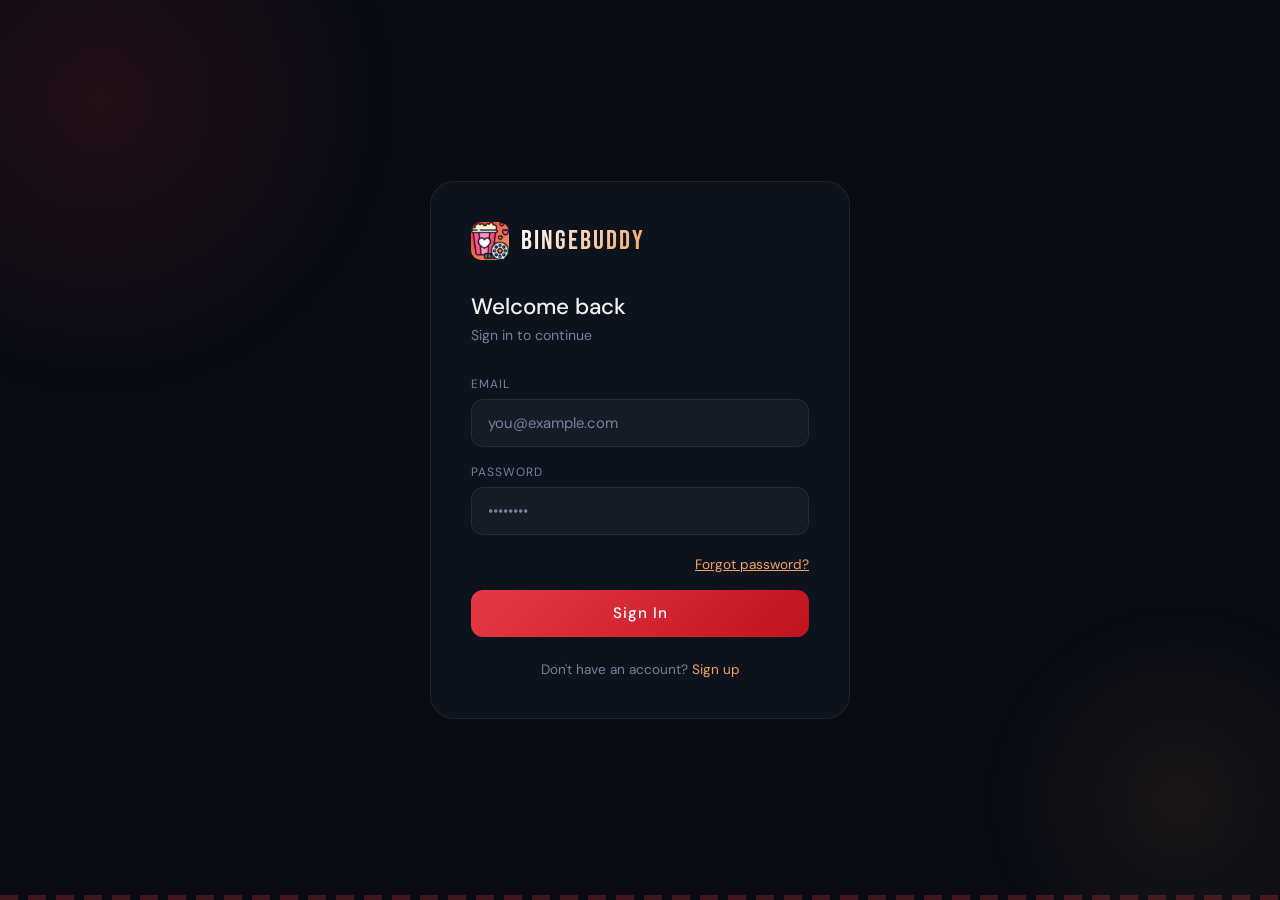
<file: frontend/genres.html>
<!doctype html>
<html lang="en">
  <head>
    <meta charset="UTF-8" />
    <meta name="viewport" content="width=device-width, initial-scale=1.0" />
    <title>BingeBuddy — Pick Genres</title>
    <link rel="stylesheet" href="css/style.css" />
    <link rel="icon" href="favicon.ico" />
    <link
      rel="stylesheet"
      href="https://cdnjs.cloudflare.com/ajax/libs/font-awesome/6.0.0/css/all.min.css"
    />
    <link
      href="https://fonts.googleapis.com/css2?family=Bebas+Neue&family=DM+Sans:wght@300;400;500&display=swap"
      rel="stylesheet"
    />
  </head>
  <body class="genres-screen">
    <div class="genres-wrap">
      <div class="genres-header">
        <p class="genres-step">One last step</p>
        <h1 class="genres-title">Pick Your Genres</h1>
        <p class="genres-subtitle">
          Choose at least 3 — we'll tailor your recommendations
        </p>
      </div>

      <div class="genres-grid" id="genresGrid">
        <div class="state-loading" style="grid-column: 1/-1">
          <div class="spinner"></div>
          Loading genres...
        </div>
      </div>

      <p class="genres-count"><span id="count">0</span> genres selected</p>

      <button class="btn-primary" id="saveBtn" onclick="saveGenres()" disabled>
        Let's Go →
      </button>
    </div>

    <div class="filmstrip"></div>

    <script src="js/auth.js"></script>
    <script src="js/movies.js"></script>
    <script>
      requireAuth();

      let selected = new Map();

      async function loadGenres() {
        const genres = await fetchGenres();
        const grid = document.getElementById("genresGrid");
        grid.innerHTML = "";
        genres.forEach((g) => {
          const chip = document.createElement("div");
          chip.className = "genre-chip";
          chip.textContent = g.name;
          chip.onclick = () => toggleGenre(g, chip);
          grid.appendChild(chip);
        });
      }

      function toggleGenre(genre, chip) {
        if (selected.has(genre.id)) {
          selected.delete(genre.id);
          chip.classList.remove("selected");
        } else {
          selected.set(genre.id, genre.name);
          chip.classList.add("selected");
        }
        document.getElementById("count").textContent = selected.size;
        document.getElementById("saveBtn").disabled = selected.size < 3;
      }

      async function saveGenres() {
        const btn = document.getElementById("saveBtn");
        btn.disabled = true;
        btn.textContent = "Saving...";

        const genres = Array.from(selected.entries()).map(([id, name]) => ({
          genre_id: id,
          genre_name: name,
        }));

        const res = await fetch(`${API_BASE_URL}/user/genres`, {
          method: "POST",
          headers: authHeaders(),
          body: JSON.stringify(genres),
        });

        if (res.ok) {
          window.location.href = "home.html";
        } else {
          btn.disabled = false;
          btn.textContent = "Let's Go →";
          alert("Something went wrong. Please try again.");
        }
      }

      loadGenres();
    </script>
  </body>
</html>
</file>
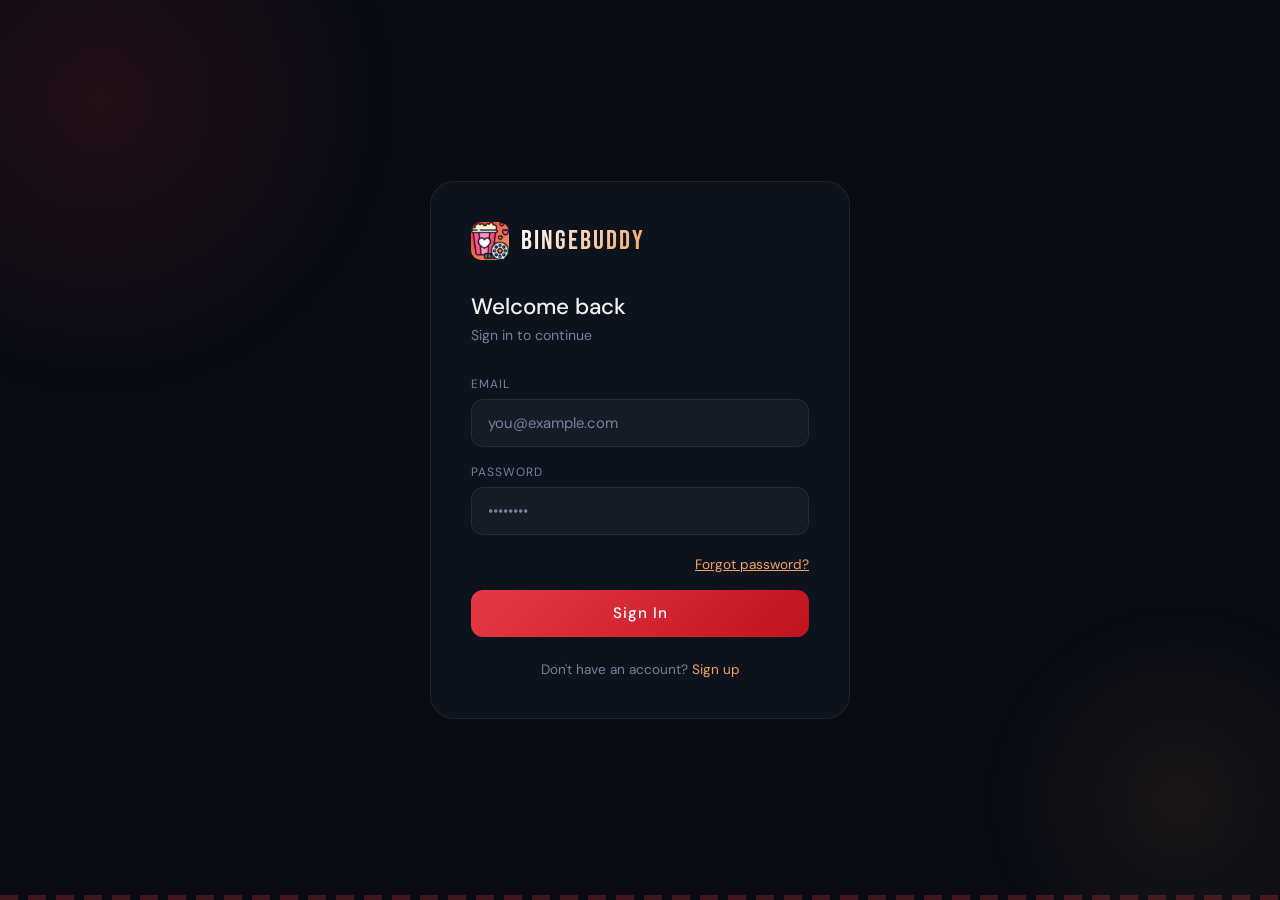
<file: frontend/home.html>
<!doctype html>
<html lang="en">
  <head>
    <meta charset="UTF-8" />
    <meta name="viewport" content="width=device-width, initial-scale=1.0" />
    <title>BingeBuddy — Home</title>
    <link rel="stylesheet" href="css/style.css" />
    <link
      rel="stylesheet"
      href="https://cdnjs.cloudflare.com/ajax/libs/font-awesome/6.0.0/css/all.min.css"
    />
    <link
      href="https://fonts.googleapis.com/css2?family=Bebas+Neue&family=DM+Sans:wght@300;400;500&display=swap"
      rel="stylesheet"
    />
    <link rel="icon" href="favicon.ico" />
  </head>

  <body class="app-screen">
    <!-- Navbar -->
    <nav class="navbar">
      <a href="index.html" class="navbar-brand">
        <div class="navbar-brand-icon">
          <img src="favicon.ico" alt="BingeBuddy icon" />
        </div>
        <span class="navbar-brand-name">BingeBuddy</span>
      </a>

      <div class="navbar-search">
        <i class="fas fa-search"></i>
        <input type="text" id="searchInput" placeholder="Search movies..." />
      </div>

      <div class="navbar-nav">
        <button class="nav-tab active" onclick="showTab('home', this)">
          Home
        </button>
        <button class="nav-tab" onclick="showTab('liked', this)">
          ❤️ Liked
        </button>
        <button class="nav-tab" onclick="showTab('watchlist', this)">
          🔖 Watchlist
        </button>
        <button class="nav-logout" onclick="logout()">Logout</button>
      </div>
    </nav>

    <!-- App Content -->
    <main class="app-main">
      <!-- Home Tab -->
      <div id="homeTab">
        <div class="section">
          <div class="section-header">
            <h2 class="section-title">🤖 <span>Recommended</span> For You</h2>
          </div>
          <div class="movies-grid" id="recommendGrid">
            <div class="state-loading">
              <div class="spinner"></div>
              Finding your matches...
            </div>
          </div>
        </div>

        <div class="section">
          <div class="section-header">
            <h2 class="section-title">🔥 <span>Trending</span> This Week</h2>
          </div>
          <div class="movies-grid" id="trendingGrid">
            <div class="state-loading">
              <div class="spinner"></div>
              Loading...
            </div>
          </div>
        </div>
      </div>

      <!-- Search Tab -->
      <div id="searchTab" style="display: none">
        <div class="section">
          <div class="section-header">
            <h2 class="section-title">🔍 Search <span>Results</span></h2>
          </div>
          <div class="movies-grid" id="searchGrid"></div>
        </div>
      </div>

      <!-- Liked Tab -->
      <div id="likedTab" style="display: none">
        <div class="section">
          <div class="section-header">
            <h2 class="section-title">❤️ <span>Liked</span> Movies</h2>
          </div>
          <div class="movies-grid" id="likedGrid">
            <div class="state-loading">
              <div class="spinner"></div>
              Loading...
            </div>
          </div>
        </div>
      </div>

      <!-- Watchlist Tab -->
      <div id="watchlistTab" style="display: none">
        <div class="section">
          <div class="section-header">
            <h2 class="section-title">🔖 My <span>Watchlist</span></h2>
          </div>
          <div class="movies-grid" id="watchlistGrid">
            <div class="state-loading">
              <div class="spinner"></div>
              Loading...
            </div>
          </div>
        </div>
      </div>
    </main>

    <div class="filmstrip"></div>

    <script src="js/auth.js"></script>
    <script src="js/movies.js"></script>
    <script>
      requireAuth();

      let likedIds = new Set();

      async function init() {
        try {
          // Fetch liked movies first to populate likedIds before rendering cards
          const liked = await fetchLiked();
          liked.forEach((m) => likedIds.add(m.tmdb_movie_id));
        } catch (e) {
          console.error("Failed to fetch liked movies on init:", e);
        }

        // Then load others in parallel
        loadTrending();
        loadRecommendations();
      }

      async function loadTrending() {
        const grid = document.getElementById("trendingGrid");
        try {
          const movies = await fetchTrending();
          grid.innerHTML = "";
          movies.forEach((m) =>
            grid.appendChild(createMovieCard(m, likedIds.has(m.tmdb_id))),
          );
        } catch {
          grid.innerHTML =
            '<div class="state-empty"><i class="fas fa-exclamation-circle"></i>Failed to load trending movies.</div>';
        }
      }

      async function loadRecommendations() {
        const grid = document.getElementById("recommendGrid");
        try {
          const data = await fetchRecommendations();
          grid.innerHTML = "";
          if (!data.recommendations.length) {
            grid.innerHTML =
              '<div class="state-empty"><i class="fas fa-heart"></i>Like some movies to get personalized recommendations!</div>';
            return;
          }
          data.recommendations.forEach((m) =>
            grid.appendChild(createMovieCard(m, likedIds.has(m.tmdb_id))),
          );
        } catch {
          grid.innerHTML =
            '<div class="state-empty"><i class="fas fa-robot"></i>Could not load recommendations.</div>';
        }
      }

      async function loadLiked() {
        const grid = document.getElementById("likedGrid");
        try {
          const movies = await fetchLiked();
          grid.innerHTML = "";
          if (!movies.length) {
            grid.innerHTML =
              '<div class="state-empty"><i class="fas fa-heart-broken"></i>No liked movies yet.</div>';
            return;
          }
          movies.forEach((m) =>
            grid.appendChild(
              createMovieCard(
                {
                  tmdb_id: m.tmdb_movie_id,
                  title: m.title,
                  poster_path: m.poster_path,
                  vote_average: 0,
                  genre_ids: [],
                },
                true,
              ),
            ),
          );
        } catch {
          grid.innerHTML = '<div class="state-empty">Failed to load.</div>';
        }
      }

      async function loadWatchlist() {
        const grid = document.getElementById("watchlistGrid");
        try {
          const movies = await fetchWatchlist();
          grid.innerHTML = "";
          if (!movies.length) {
            grid.innerHTML =
              '<div class="state-empty"><i class="fas fa-bookmark"></i>Your watchlist is empty.</div>';
            return;
          }
          movies.forEach((m) =>
            grid.appendChild(
              createMovieCard(
                {
                  tmdb_id: m.tmdb_movie_id,
                  title: m.title,
                  poster_path: m.poster_path,
                  vote_average: 0,
                  genre_ids: [],
                },
                likedIds.has(m.tmdb_movie_id),
              ),
            ),
          );
        } catch {
          grid.innerHTML = '<div class="state-empty">Failed to load.</div>';
        }
      }

      function showTab(tab, el) {
        ["home", "search", "liked", "watchlist"].forEach((t) => {
          document.getElementById(t + "Tab").style.display =
            t === tab ? "block" : "none";
        });
        document
          .querySelectorAll(".nav-tab")
          .forEach((b) => b.classList.remove("active"));
        if (el) el.classList.add("active");
        if (tab === "liked") loadLiked();
        if (tab === "watchlist") loadWatchlist();
      }

      // Search with debounce
      let searchTimeout;
      document.getElementById("searchInput").addEventListener("input", (e) => {
        clearTimeout(searchTimeout);
        const q = e.target.value.trim();
        if (!q) {
          showTab("home", null);
          return;
        }
        searchTimeout = setTimeout(async () => {
          showTab("search", null);
          const grid = document.getElementById("searchGrid");
          grid.innerHTML =
            '<div class="state-loading"><div class="spinner"></div>Searching...</div>';
          try {
            const movies = await searchMovies(q);
            grid.innerHTML = "";
            if (!movies.length) {
              grid.innerHTML =
                '<div class="state-empty"><i class="fas fa-search"></i>No results found.</div>';
              return;
            }
            movies.forEach((m) =>
              grid.appendChild(createMovieCard(m, likedIds.has(m.tmdb_id))),
            );
          } catch {
            grid.innerHTML = '<div class="state-empty">Search failed.</div>';
          }
        }, 500);
      });

      init();
    </script>
  </body>
</html>
</file>
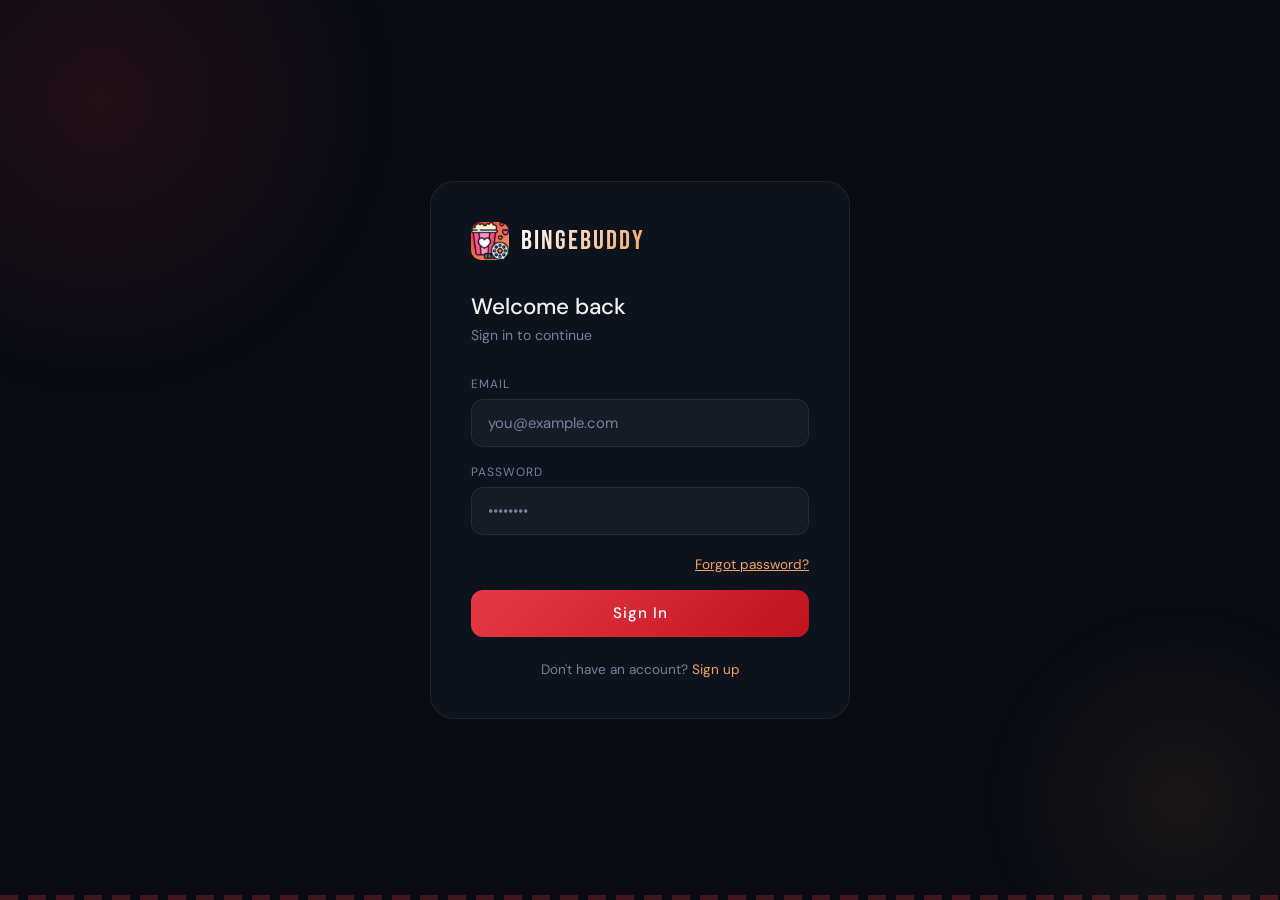
<file: frontend/login.html>
<!doctype html>
<html lang="en">
  <head>
    <meta charset="UTF-8" />
    <meta name="viewport" content="width=device-width, initial-scale=1.0" />
    <title>BingeBuddy — Login</title>
    <link rel="stylesheet" href="css/style.css" />
    <link
      rel="stylesheet"
      href="https://cdnjs.cloudflare.com/ajax/libs/font-awesome/6.0.0/css/all.min.css"
    />
    <link
      href="https://fonts.googleapis.com/css2?family=Bebas+Neue&family=DM+Sans:wght@300;400;500&display=swap"
      rel="stylesheet"
    />
    <link rel="icon" href="favicon.ico" />
  </head>
  <body class="auth-screen">
    <!-- ── Login Panel ── -->
    <div class="auth-card" id="loginPanel">
      <a href="index.html" class="auth-brand">
        <div class="auth-brand-icon">
          <img src="favicon.ico" alt="BingeBuddy icon" />
        </div>
        <span class="auth-brand-name">BingeBuddy</span>
      </a>
      <h2 class="auth-title">Welcome back</h2>
      <p class="auth-subtitle">Sign in to continue</p>
      <div class="error-msg" id="loginError"></div>
      <div class="field">
        <label>Email</label>
        <input type="email" id="email" placeholder="you@example.com" />
      </div>
      <div class="field">
        <label>Password</label>
        <input type="password" id="password" placeholder="••••••••" />
      </div>
      <div style="text-align: right; margin-bottom: 0.5rem">
        <button class="link-btn" onclick="showPanel('forgotPanel')">
          Forgot password?
        </button>
      </div>
      <button class="btn-primary" id="loginBtn" onclick="handleLogin()">
        Sign In
      </button>
      <div class="auth-footer">
        Don't have an account? <a href="register.html">Sign up</a>
      </div>
    </div>

    <!-- ── Forgot Password Panel ── -->
    <div class="auth-card" id="forgotPanel" style="display: none">
      <a href="index.html" class="auth-brand">
        <div class="auth-brand-icon">
          <img src="favicon.ico" alt="BingeBuddy icon" />
        </div>
        <span class="auth-brand-name">BingeBuddy</span>
      </a>
      <h2 class="auth-title">Reset Password</h2>
      <p class="auth-subtitle">Enter your email to receive an OTP</p>
      <div class="error-msg" id="forgotError"></div>
      <div class="success-msg" id="forgotSuccess"></div>
      <div class="field">
        <label>Email</label>
        <input type="email" id="forgotEmail" placeholder="you@example.com" />
      </div>
      <button class="btn-primary" id="sendOtpBtn" onclick="handleForgot()">
        Send OTP
      </button>
      <div class="auth-footer">
        <button class="link-btn" onclick="showPanel('loginPanel')">
          ← Back to login
        </button>
      </div>
    </div>

    <!-- ── OTP Verification Panel ── -->
    <div class="auth-card" id="otpPanel" style="display: none">
      <a href="index.html" class="auth-brand">
        <div class="auth-brand-icon">
          <img src="favicon.ico" alt="BingeBuddy icon" />
        </div>
        <span class="auth-brand-name">BingeBuddy</span>
      </a>
      <h2 class="auth-title">Enter OTP</h2>
      <p class="auth-subtitle" id="otpSubtitle">
        We sent a 6-digit code to your email
      </p>
      <div class="error-msg" id="otpError"></div>
      <div class="success-msg" id="otpSuccess"></div>
      <div class="field">
        <label>OTP Code</label>
        <input
          type="text"
          class="otp-input"
          id="otpCode"
          maxlength="6"
          placeholder="------"
        />
      </div>
      <div class="field">
        <label>New Password</label>
        <input type="password" id="newPassword" placeholder="••••••••" />
      </div>
      <div class="field">
        <label>Confirm Password</label>
        <input type="password" id="confirmPassword" placeholder="••••••••" />
      </div>
      <button class="btn-primary" id="resetBtn" onclick="handleReset()">
        Reset Password
      </button>
      <div class="auth-footer">
        Didn't get the code?
        <button class="link-btn" onclick="handleForgot(true)">Resend</button>
        &nbsp;·&nbsp;
        <button class="link-btn" onclick="showPanel('loginPanel')">
          ← Back
        </button>
      </div>
    </div>

    <div class="filmstrip"></div>

    <script src="js/auth.js"></script>
    <script>
      let resetEmail = "";

      function showPanel(id) {
        ["loginPanel", "forgotPanel", "otpPanel"].forEach(
          (p) =>
            (document.getElementById(p).style.display =
              p === id ? "block" : "none"),
        );
      }

      function showError(id, msg) {
        const el = document.getElementById(id);
        el.textContent = msg;
        el.style.display = "block";
      }

      function showSuccess(id, msg) {
        const el = document.getElementById(id);
        el.textContent = msg;
        el.style.display = "block";
      }

      function hideMessages(...ids) {
        ids.forEach((id) => {
          document.getElementById(id).style.display = "none";
        });
      }

      async function handleLogin() {
        const email = document.getElementById("email").value.trim();
        const password = document.getElementById("password").value;
        const btn = document.getElementById("loginBtn");
        hideMessages("loginError");

        if (!email || !password)
          return showError("loginError", "Please fill in all fields");

        btn.disabled = true;
        btn.textContent = "Signing in...";
        const result = await loginUser(email, password);

        if (result.success) {
          window.location.href = "home.html";
        } else {
          showError("loginError", result.error || "Login failed");
          btn.disabled = false;
          btn.textContent = "Sign In";
        }
      }

      async function handleForgot(resend = false) {
        const email = resend
          ? resetEmail
          : document.getElementById("forgotEmail").value.trim();
        hideMessages("forgotError", "forgotSuccess");

        if (!email) return showError("forgotError", "Please enter your email");

        const btn = document.getElementById("sendOtpBtn");
        btn.disabled = true;
        btn.textContent = "Sending...";

        try {
          const res = await fetch(`${API_BASE_URL}/auth/forgot-password`, {
            method: "POST",
            headers: { "Content-Type": "application/json" },
            body: JSON.stringify({ email }),
          });
          const data = await res.json();

          if (res.ok) {
            resetEmail = email;
            if (resend) {
              showSuccess("otpSuccess", "New OTP sent!");
            } else {
              document.getElementById("otpSubtitle").textContent =
                `We sent a code to ${email}`;
              showPanel("otpPanel");
            }
          } else {
            showError("forgotError", data.detail || "Something went wrong");
          }
        } catch {
          showError("forgotError", "Could not connect to server");
        } finally {
          btn.disabled = false;
          btn.textContent = "Send OTP";
        }
      }

      async function handleReset() {
        const otp = document.getElementById("otpCode").value.trim();
        const newPassword = document.getElementById("newPassword").value;
        const confirmPassword =
          document.getElementById("confirmPassword").value;
        hideMessages("otpError", "otpSuccess");

        if (!otp || otp.length !== 6)
          return showError("otpError", "Enter the 6-digit OTP");
        if (!newPassword) return showError("otpError", "Enter a new password");
        if (newPassword !== confirmPassword)
          return showError("otpError", "Passwords do not match");
        if (newPassword.length < 6)
          return showError(
            "otpError",
            "Password must be at least 6 characters",
          );

        const btn = document.getElementById("resetBtn");
        btn.disabled = true;
        btn.textContent = "Resetting...";

        try {
          const res = await fetch(`${API_BASE_URL}/auth/reset-password`, {
            method: "POST",
            headers: { "Content-Type": "application/json" },
            body: JSON.stringify({
              email: resetEmail,
              otp,
              new_password: newPassword,
            }),
          });
          const data = await res.json();

          if (res.ok) {
            showSuccess(
              "otpSuccess",
              "Password reset! Redirecting to login...",
            );
            setTimeout(() => showPanel("loginPanel"), 2000);
          } else {
            showError("otpError", data.detail || "Reset failed");
          }
        } catch {
          showError("otpError", "Could not connect to server");
        } finally {
          btn.disabled = false;
          btn.textContent = "Reset Password";
        }
      }

      document.addEventListener("keydown", (e) => {
        if (e.key === "Enter") {
          if (document.getElementById("loginPanel").style.display !== "none")
            handleLogin();
          if (document.getElementById("forgotPanel").style.display !== "none")
            handleForgot();
          if (document.getElementById("otpPanel").style.display !== "none")
            handleReset();
        }
      });
    </script>
  </body>
</html>
</file>
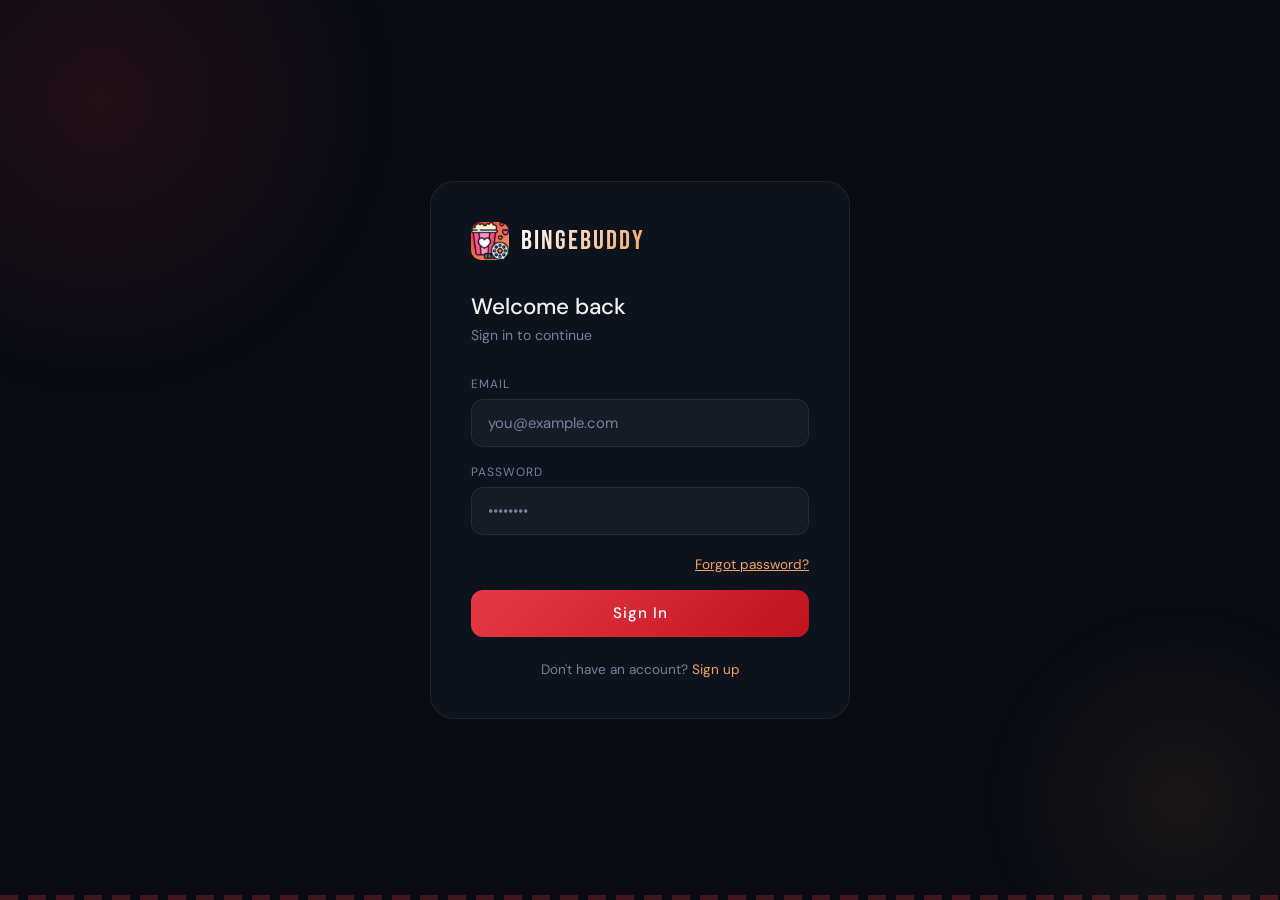
<file: frontend/movie.html>
<!doctype html>
<html lang="en">
  <head>
    <meta charset="UTF-8" />
    <meta name="viewport" content="width=device-width, initial-scale=1.0" />
    <title>BingeBuddy — Movie</title>
    <link rel="stylesheet" href="css/style.css" />
    <link
      rel="stylesheet"
      href="https://cdnjs.cloudflare.com/ajax/libs/font-awesome/6.0.0/css/all.min.css"
    />
    <link
      href="https://fonts.googleapis.com/css2?family=Bebas+Neue&family=DM+Sans:wght@300;400;500&display=swap"
      rel="stylesheet"
    />
    <link rel="icon" href="favicon.ico" />
    <style>
      /* ── Hero backdrop ───────────────────────────────────────────── */
      .movie-hero {
        position: relative;
        width: 100%;
        min-height: 520px;
        display: flex;
        align-items: flex-end;
        overflow: hidden;
      }
      .movie-hero-bg {
        position: absolute;
        inset: 0;
        background-size: cover;
        background-position: center top;
        filter: brightness(0.35);
        transition: opacity 0.5s;
      }
      .movie-hero-gradient {
        position: absolute;
        inset: 0;
        background: linear-gradient(to top, #0a0a0a 10%, transparent 70%);
      }
      .movie-hero-content {
        position: relative;
        z-index: 2;
        display: flex;
        gap: 36px;
        padding: 40px 48px;
        align-items: flex-end;
        width: 100%;
      }
      .movie-detail-poster {
        width: 200px;
        min-width: 200px;
        border-radius: 12px;
        box-shadow: 0 8px 40px rgba(0, 0, 0, 0.7);
      }
      .movie-hero-info {
        flex: 1;
      }
      .movie-hero-title {
        font-family: "Bebas Neue", sans-serif;
        font-size: 3rem;
        color: #fff;
        line-height: 1;
        margin-bottom: 8px;
      }
      .movie-hero-tagline {
        color: #e50914;
        font-style: italic;
        font-size: 1rem;
        margin-bottom: 14px;
        opacity: 0.9;
      }
      .movie-meta {
        display: flex;
        flex-wrap: wrap;
        gap: 12px;
        align-items: center;
        margin-bottom: 16px;
      }
      .movie-meta-badge {
        background: rgba(255, 255, 255, 0.1);
        border: 1px solid rgba(255, 255, 255, 0.15);
        color: #ccc;
        padding: 4px 12px;
        border-radius: 20px;
        font-size: 0.8rem;
      }
      .movie-rating-badge {
        display: flex;
        align-items: center;
        gap: 6px;
        background: rgba(229, 9, 20, 0.15);
        border: 1px solid rgba(229, 9, 20, 0.4);
        color: #fff;
        padding: 4px 12px;
        border-radius: 20px;
        font-size: 0.85rem;
        font-weight: 500;
      }
      .movie-rating-badge i {
        color: #f5c518;
      }
      .movie-genres {
        display: flex;
        flex-wrap: wrap;
        gap: 8px;
        margin-bottom: 18px;
      }
      .genre-tag {
        background: rgba(229, 9, 20, 0.15);
        border: 1px solid rgba(229, 9, 20, 0.3);
        color: #e50914;
        padding: 3px 10px;
        border-radius: 4px;
        font-size: 0.75rem;
        text-transform: uppercase;
        letter-spacing: 0.05em;
      }
      .movie-overview {
        color: #bbb;
        font-size: 0.95rem;
        line-height: 1.7;
        max-width: 700px;
        margin-bottom: 20px;
      }
      .movie-actions {
        display: flex;
        gap: 12px;
        flex-wrap: wrap;
      }
      .btn-action {
        display: inline-flex;
        align-items: center;
        gap: 8px;
        padding: 10px 22px;
        border-radius: 6px;
        font-size: 0.9rem;
        font-weight: 500;
        cursor: pointer;
        border: none;
        transition: all 0.2s;
      }
      .btn-action-primary {
        background: #e50914;
        color: #fff;
      }
      .btn-action-primary:hover {
        background: #c40812;
      }
      .btn-action-secondary {
        background: rgba(255, 255, 255, 0.1);
        color: #fff;
        border: 1px solid rgba(255, 255, 255, 0.2);
      }
      .btn-action-secondary:hover {
        background: rgba(255, 255, 255, 0.18);
      }
      .btn-action-secondary.active {
        color: #e50914;
        border-color: #e50914;
      }

      /* ── Page body ───────────────────────────────────────────────── */
      .movie-page-body {
        background: #0a0a0a;
        min-height: 100vh;
      }
      .movie-sections {
        max-width: 1100px;
        margin: 0 auto;
        padding: 40px 24px 80px;
      }
      .detail-section {
        margin-bottom: 48px;
      }
      .detail-section-title {
        font-family: "Bebas Neue", sans-serif;
        font-size: 1.6rem;
        color: #fff;
        margin-bottom: 20px;
        display: flex;
        align-items: center;
        gap: 10px;
      }
      .detail-section-title::after {
        content: "";
        flex: 1;
        height: 1px;
        background: rgba(255, 255, 255, 0.08);
        margin-left: 12px;
      }

      /* ── Trailer ─────────────────────────────────────────────────── */
      .trailer-wrap {
        position: relative;
        padding-bottom: 56.25%;
        height: 0;
        border-radius: 12px;
        overflow: hidden;
        background: #111;
      }
      .trailer-wrap iframe {
        position: absolute;
        inset: 0;
        width: 100%;
        height: 100%;
        border: none;
      }
      .no-trailer {
        display: flex;
        align-items: center;
        justify-content: center;
        height: 200px;
        background: #111;
        border-radius: 12px;
        color: #555;
        font-size: 0.95rem;
        gap: 10px;
      }

      /* ── Reviews ─────────────────────────────────────────────────── */
      .reviews-list {
        display: flex;
        flex-direction: column;
        gap: 16px;
      }
      .review-card {
        background: #141414;
        border: 1px solid rgba(255, 255, 255, 0.07);
        border-radius: 10px;
        padding: 20px 24px;
      }
      .review-header {
        display: flex;
        align-items: center;
        gap: 12px;
        margin-bottom: 12px;
      }
      .review-avatar {
        width: 40px;
        height: 40px;
        border-radius: 50%;
        background: #e50914;
        display: flex;
        align-items: center;
        justify-content: center;
        font-weight: 700;
        color: #fff;
        font-size: 1rem;
        flex-shrink: 0;
        overflow: hidden;
      }
      .review-avatar img {
        width: 100%;
        height: 100%;
        object-fit: cover;
      }
      .review-author {
        font-weight: 500;
        color: #fff;
        font-size: 0.95rem;
      }
      .review-date {
        font-size: 0.78rem;
        color: #666;
      }
      .review-stars {
        margin-left: auto;
        color: #f5c518;
        font-size: 0.85rem;
      }
      .review-content {
        color: #aaa;
        font-size: 0.88rem;
        line-height: 1.7;
        max-height: 120px;
        overflow: hidden;
        position: relative;
        transition: max-height 0.3s ease;
      }
      .review-content.expanded {
        max-height: 2000px;
      }
      .review-content:not(.expanded)::after {
        content: "";
        position: absolute;
        bottom: 0;
        left: 0;
        right: 0;
        height: 40px;
        background: linear-gradient(transparent, #141414);
      }
      .btn-read-more {
        background: none;
        border: none;
        color: #e50914;
        font-size: 0.8rem;
        cursor: pointer;
        padding: 6px 0 0;
        font-family: inherit;
      }
      .no-reviews {
        color: #555;
        font-size: 0.95rem;
        padding: 20px 0;
      }

      /* ── Navbar back btn ─────────────────────────────────────────── */
      .navbar {
        position: sticky;
        top: 0;
        z-index: 100;
      }
      .btn-back {
        background: none;
        border: none;
        color: #aaa;
        cursor: pointer;
        font-size: 0.9rem;
        display: flex;
        align-items: center;
        gap: 6px;
        padding: 0;
        font-family: inherit;
        transition: color 0.2s;
      }
      .btn-back:hover {
        color: #fff;
      }

      /* ── Loading skeleton ────────────────────────────────────────── */
      .skeleton {
        background: linear-gradient(90deg, #1a1a1a 25%, #222 50%, #1a1a1a 75%);
        background-size: 200% 100%;
        animation: shimmer 1.5s infinite;
        border-radius: 6px;
      }
      @keyframes shimmer {
        0% {
          background-position: 200% 0;
        }
        100% {
          background-position: -200% 0;
        }
      }

      @media (max-width: 640px) {
        .movie-hero-content {
          flex-direction: column;
          align-items: flex-start;
          padding: 24px 20px;
        }
        .movie-detail-poster {
          width: 140px;
          min-width: 140px;
        }
        .movie-hero-title {
          font-size: 2rem;
        }
        .movie-sections {
          padding: 24px 16px 60px;
        }
      }
    </style>
  </head>
  <body class="movie-page-body">
    <!-- Navbar -->
    <nav class="navbar">
      <a href="index.html" class="navbar-brand">
        <div class="navbar-brand-icon">
          <img src="favicon.ico" alt="BingeBuddy icon" />
        </div>
        <span class="navbar-brand-name">BingeBuddy</span>
      </a>
      <div class="navbar-nav">
        <button class="btn-back" onclick="history.back()">
          <i class="fas fa-arrow-left"></i> Back
        </button>
      </div>
    </nav>

    <!-- Hero -->
    <div class="movie-hero" id="hero">
      <div class="movie-hero-bg" id="heroBg"></div>
      <div class="movie-hero-gradient"></div>
      <div class="movie-hero-content">
        <img
          id="heroPoster"
          class="movie-detail-poster"
          src=""
          alt=""
          style="display: none"
        />
        <div class="movie-hero-info">
          <div id="heroSkeleton">
            <div
              class="skeleton"
              style="height: 48px; width: 60%; margin-bottom: 12px"
            ></div>
            <div
              class="skeleton"
              style="height: 20px; width: 40%; margin-bottom: 16px"
            ></div>
            <div
              class="skeleton"
              style="height: 14px; width: 80%; margin-bottom: 8px"
            ></div>
            <div class="skeleton" style="height: 14px; width: 70%"></div>
          </div>
          <div id="heroInfo" style="display: none">
            <h1 class="movie-hero-title" id="movieTitle"></h1>
            <p class="movie-hero-tagline" id="movieTagline"></p>
            <div class="movie-meta">
              <span class="movie-rating-badge"
                ><i class="fas fa-star"></i><span id="movieRating"></span> /
                10</span
              >
              <span class="movie-meta-badge" id="movieYear"></span>
              <span class="movie-meta-badge" id="movieRuntime"></span>
              <span class="movie-meta-badge" id="movieStatus"></span>
            </div>
            <div class="movie-genres" id="movieGenres"></div>
            <p class="movie-overview" id="movieOverview"></p>
            <div class="movie-actions">
              <button
                class="btn-action btn-action-primary"
                id="btnTrailer"
                onclick="scrollToTrailer()"
              >
                <i class="fas fa-play"></i> Watch Trailer
              </button>
              <button
                class="btn-action btn-action-secondary"
                id="btnLike"
                onclick="toggleLike()"
              >
                <i class="far fa-heart"></i> Like
              </button>
              <button
                class="btn-action btn-action-secondary"
                id="btnWatchlist"
                onclick="toggleWatchlist()"
              >
                <i class="fas fa-bookmark"></i> Watchlist
              </button>
            </div>
          </div>
        </div>
      </div>
    </div>

    <!-- Sections -->
    <div class="movie-sections">
      <!-- Trailer -->
      <div class="detail-section" id="trailerSection">
        <h2 class="detail-section-title">
          <i class="fas fa-film"></i> Trailer
        </h2>
        <div id="trailerContainer">
          <div
            class="skeleton"
            style="padding-bottom: 56.25%; border-radius: 12px"
          ></div>
        </div>
      </div>

      <!-- Reviews -->
      <div class="detail-section">
        <h2 class="detail-section-title">
          <i class="fas fa-comments"></i> Reviews
        </h2>
        <div id="reviewsContainer">
          <div
            class="skeleton"
            style="height: 120px; margin-bottom: 12px; border-radius: 10px"
          ></div>
          <div
            class="skeleton"
            style="height: 120px; border-radius: 10px"
          ></div>
        </div>
      </div>
    </div>

    <script src="js/auth.js"></script>
    <script src="js/movies.js"></script>
    <script>
      requireAuth();

      const params = new URLSearchParams(window.location.search);
      const movieId = params.get("id");
      if (!movieId) window.location.href = "home.html";

      let movieData = null;
      let isLiked = false;

      async function init() {
        try {
          const [detail, videos, reviews, liked] = await Promise.allSettled([
            fetch(`${API_BASE_URL}/movies/${movieId}`, {
              headers: authHeaders(),
            }).then((r) => r.json()),
            fetch(`${API_BASE_URL}/movies/${movieId}/videos`, {
              headers: authHeaders(),
            }).then((r) => r.json()),
            fetch(`${API_BASE_URL}/movies/${movieId}/reviews`, {
              headers: authHeaders(),
            }).then((r) => r.json()),
            fetch(`${API_BASE_URL}/user/liked`, {
              headers: authHeaders(),
            }).then((r) => r.json()),
          ]);

          if (detail.status === "fulfilled") renderDetail(detail.value);
          if (videos.status === "fulfilled") renderTrailer(videos.value);
          else renderNoTrailer();
          if (reviews.status === "fulfilled") renderReviews(reviews.value);
          else renderNoReviews();

          if (liked.status === "fulfilled") {
            isLiked = liked.value.some(
              (m) => String(m.tmdb_movie_id) === String(movieId),
            );
            updateLikeBtn();
          }
        } catch (e) {
          console.error("Failed to load movie:", e);
        }
      }

      function renderDetail(movie) {
        movieData = movie;
        document.title = `BingeBuddy — ${movie.title}`;

        // Backdrop
        if (movie.backdrop_path) {
          document.getElementById("heroBg").style.backgroundImage =
            `url(https://image.tmdb.org/t/p/w1280${movie.backdrop_path})`;
        }

        // Poster
        const poster = document.getElementById("heroPoster");
        if (movie.poster_path) {
          poster.src = `https://image.tmdb.org/t/p/w500${movie.poster_path}`;
          poster.alt = movie.title;
          poster.style.display = "block";
        }

        document.getElementById("movieTitle").textContent = movie.title;
        document.getElementById("movieTagline").textContent =
          movie.tagline || "";
        document.getElementById("movieTagline").style.display = movie.tagline
          ? "block"
          : "none";
        document.getElementById("movieRating").textContent = movie.vote_average;
        document.getElementById("movieYear").textContent =
          movie.release_date?.slice(0, 4) || "—";
        document.getElementById("movieRuntime").textContent = movie.runtime
          ? `${movie.runtime} min`
          : "";
        document.getElementById("movieStatus").textContent = movie.status || "";
        document.getElementById("movieOverview").textContent = movie.overview;

        // Genres
        const genresEl = document.getElementById("movieGenres");
        (movie.genres || []).forEach((g) => {
          const span = document.createElement("span");
          span.className = "genre-tag";
          span.textContent = g.name;
          genresEl.appendChild(span);
        });

        document.getElementById("heroSkeleton").style.display = "none";
        document.getElementById("heroInfo").style.display = "block";
      }

      function renderTrailer(videos) {
        const container = document.getElementById("trailerContainer");
        if (!videos || videos.length === 0) {
          renderNoTrailer();
          return;
        }
        const trailer = videos[0];
        container.innerHTML = `
        <div class="trailer-wrap">
          <iframe
            src="https://www.youtube-nocookie.com/embed/${trailer.key}?rel=0&modestbranding=1"
            title="${trailer.name}"
            allowfullscreen
            allow="accelerometer; autoplay; clipboard-write; encrypted-media; gyroscope; picture-in-picture">
          </iframe>
        </div>`;
      }

      function renderNoTrailer() {
        document.getElementById("trailerContainer").innerHTML =
          `<div class="no-trailer"><i class="fas fa-video-slash"></i> No trailer available</div>`;
      }

      function renderReviews(reviews) {
        const container = document.getElementById("reviewsContainer");
        if (!reviews || reviews.length === 0) {
          renderNoReviews();
          return;
        }
        container.innerHTML = "";
        const list = document.createElement("div");
        list.className = "reviews-list";

        reviews.slice(0, 6).forEach((r) => {
          const card = document.createElement("div");
          card.className = "review-card";

          const stars = r.rating
            ? `<span class="review-stars">${"★".repeat(Math.round(r.rating / 2))}${"☆".repeat(5 - Math.round(r.rating / 2))} ${r.rating}/10</span>`
            : "";

          const initials = (r.author || "?").charAt(0).toUpperCase();

          card.innerHTML = `
          <div class="review-header">
            <div class="review-avatar">${initials}</div>
            <div>
              <div class="review-author">${escHtml(r.author)}</div>
              <div class="review-date">${r.created_at || ""}</div>
            </div>
            ${stars}
          </div>
          <div class="review-content" id="rc-${Math.random().toString(36).slice(2)}">
            ${escHtml(r.content)}
          </div>
          <button class="btn-read-more" onclick="toggleReview(this)">Read more</button>
        `;

          list.appendChild(card);
        });

        container.appendChild(list);
      }

      function renderNoReviews() {
        document.getElementById("reviewsContainer").innerHTML =
          `<p class="no-reviews"><i class="fas fa-comment-slash"></i> No reviews yet.</p>`;
      }

      function toggleReview(btn) {
        const content = btn.previousElementSibling;
        content.classList.toggle("expanded");
        btn.textContent = content.classList.contains("expanded")
          ? "Show less"
          : "Read more";
      }

      function scrollToTrailer() {
        document
          .getElementById("trailerSection")
          .scrollIntoView({ behavior: "smooth" });
      }

      function updateLikeBtn() {
        const btn = document.getElementById("btnLike");
        if (isLiked) {
          btn.classList.add("active");
          btn.innerHTML = `<i class="fas fa-heart"></i> Liked`;
        } else {
          btn.classList.remove("active");
          btn.innerHTML = `<i class="far fa-heart"></i> Like`;
        }
      }

      async function toggleLike() {
        if (!movieData) return;
        const method = isLiked ? "DELETE" : "POST";
        const url = `${API_BASE_URL}/user/liked${isLiked ? `/${movieId}` : ""}`;
        const poster = movieData.poster_path
          ? `https://image.tmdb.org/t/p/w500${movieData.poster_path}`
          : "";
        const body = isLiked
          ? null
          : JSON.stringify({
              tmdb_movie_id: Number(movieId),
              title: movieData.title,
              poster_path: poster,
              genre_ids:
                (movieData.genres || []).map((g) => g.id).join(",") || null,
            });

        try {
          const res = await fetch(url, {
            method,
            headers: authHeaders(),
            body,
          });
          if (res.ok) {
            isLiked = !isLiked;
            updateLikeBtn();
          }
        } catch (e) {
          console.error("Like failed:", e);
        }
      }

      async function toggleWatchlist() {
        if (!movieData) return;
        const btn = document.getElementById("btnWatchlist");
        const poster = movieData.poster_path
          ? `https://image.tmdb.org/t/p/w500${movieData.poster_path}`
          : "";
        try {
          const res = await fetch(`${API_BASE_URL}/user/watchlist`, {
            method: "POST",
            headers: authHeaders(),
            body: JSON.stringify({
              tmdb_movie_id: Number(movieId),
              title: movieData.title,
              poster_path: poster,
            }),
          });
          if (res.ok) {
            btn.innerHTML = `<i class="fas fa-check"></i> Added!`;
            setTimeout(() => {
              btn.innerHTML = `<i class="fas fa-bookmark"></i> Watchlist`;
            }, 2000);
          }
        } catch (e) {
          console.error("Watchlist failed:", e);
        }
      }

      function escHtml(str) {
        return String(str)
          .replace(/&/g, "&amp;")
          .replace(/</g, "&lt;")
          .replace(/>/g, "&gt;")
          .replace(/"/g, "&quot;");
      }

      init();
    </script>
  </body>
</html>
</file>
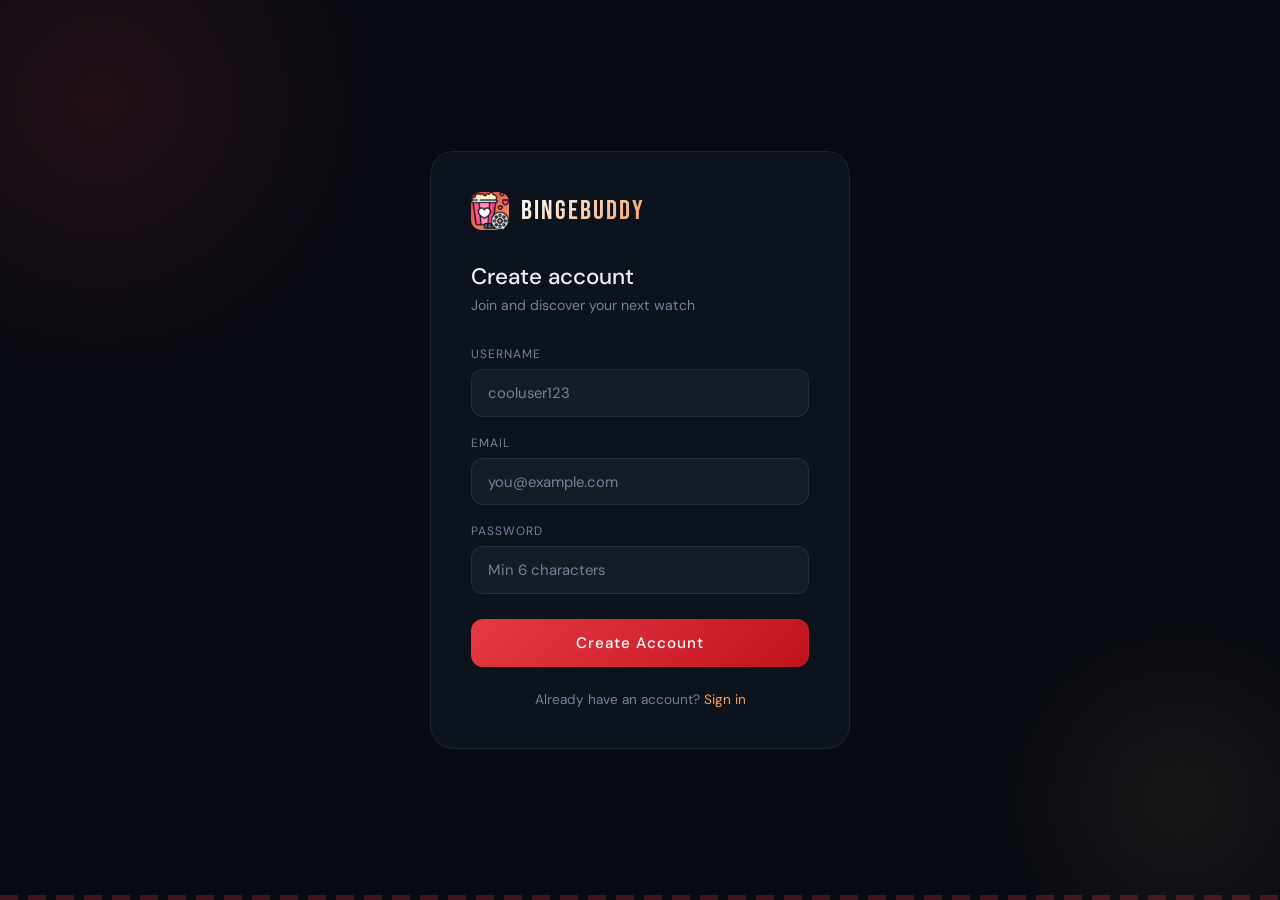
<file: frontend/register.html>
<!doctype html>
<html lang="en">
  <head>
    <meta charset="UTF-8" />
    <meta name="viewport" content="width=device-width, initial-scale=1.0" />
    <title>BingeBuddy — Register</title>
    <link rel="stylesheet" href="css/style.css" />
    <link
      rel="stylesheet"
      href="https://cdnjs.cloudflare.com/ajax/libs/font-awesome/6.0.0/css/all.min.css"
    />
    <link
      href="https://fonts.googleapis.com/css2?family=Bebas+Neue&family=DM+Sans:wght@300;400;500&display=swap"
      rel="stylesheet"
    />

    <link rel="icon" href="favicon.ico" />
  </head>

  <body class="auth-screen">
    <div class="auth-card">
      <a href="index.html" class="auth-brand">
        <div class="auth-brand-icon">
          <img src="favicon.ico" alt="BingeBuddy icon" />
        </div>
        <span class="auth-brand-name">BingeBuddy</span>
      </a>

      <h2 class="auth-title">Create account</h2>
      <p class="auth-subtitle">Join and discover your next watch</p>

      <div class="error-msg" id="errorMsg"></div>

      <div class="field">
        <label>Username</label>
        <input type="text" id="username" placeholder="cooluser123" />
      </div>

      <div class="field">
        <label>Email</label>
        <input type="email" id="email" placeholder="you@example.com" />
      </div>

      <div class="field">
        <label>Password</label>
        <input type="password" id="password" placeholder="Min 6 characters" />
      </div>

      <button class="btn-primary" id="registerBtn" onclick="handleRegister()">
        Create Account
      </button>

      <div class="auth-footer">
        Already have an account? <a href="login.html">Sign in</a>
      </div>
    </div>

    <div class="filmstrip"></div>

    <script src="js/auth.js"></script>
    <script>
      if (localStorage.getItem("access_token"))
        window.location.href = "home.html";

      async function handleRegister() {
        const username = document.getElementById("username").value.trim();
        const email = document.getElementById("email").value.trim();
        const password = document.getElementById("password").value.trim();
        const btn = document.getElementById("registerBtn");
        const errorMsg = document.getElementById("errorMsg");

        errorMsg.style.display = "none";

        if (!username || !email || !password) {
          errorMsg.textContent = "Please fill in all fields";
          errorMsg.style.display = "block";
          return;
        }

        btn.disabled = true;
        btn.textContent = "Creating account...";

        // Step 1 — Register
        const registerResult = await registerUser(username, email, password);

        if (!registerResult.success) {
          errorMsg.textContent = registerResult.error || "Registration failed";
          errorMsg.style.display = "block";
          btn.disabled = false;
          btn.textContent = "Create Account";
          return;
        }

        // Step 2 — Auto login with same credentials
        btn.textContent = "Signing in...";
        const loginResult = await loginUser(email, password);

        if (loginResult.success) {
          window.location.href = "genres.html";
        } else {
          // Registration succeeded but auto-login failed
          // Show message and redirect to login
          errorMsg.textContent = "Account created! Please log in.";
          errorMsg.style.color = "#4ade80";
          errorMsg.style.display = "block";
          setTimeout(() => {
            window.location.href = "login.html";
          }, 1500);
        }
      }

      document.addEventListener("keydown", (e) => {
        if (e.key === "Enter") handleRegister();
      });
    </script>
  </body>
</html>
</file>
<file: frontend/css/style.css>
/* ── Variables ───────────────────────────────────────────── */
:root {
  --bg: #080b12;
  --accent: #e63946;
  --accent2: #f4a261;
  --text: #f1f1f1;
  --muted: #7a8099;
  --card: #0f1420;
  --border: rgba(255, 255, 255, 0.07);
  --grad: linear-gradient(135deg, var(--accent), #c1121f);
  --grad2: linear-gradient(135deg, var(--accent), var(--accent2));
}

*,
*::before,
*::after {
  margin: 0;
  padding: 0;
  box-sizing: border-box;
}
body {
  background: var(--bg);
  color: var(--text);
  font-family: "DM Sans", sans-serif;
}

/* ── Animations ──────────────────────────────────────────── */
@keyframes fadeUp {
  from {
    opacity: 0;
    transform: translateY(30px);
  }
  to {
    opacity: 1;
    transform: none;
  }
}
@keyframes cardIn {
  from {
    opacity: 0;
    transform: translateY(24px);
  }
  to {
    opacity: 1;
    transform: none;
  }
}
@keyframes pulse {
  0%,
  100% {
    box-shadow: 0 0 60px rgba(230, 57, 70, 0.4);
  }
  50% {
    box-shadow: 0 0 100px rgba(230, 57, 70, 0.7);
  }
}
@keyframes spin {
  to {
    transform: rotate(360deg);
  }
}

/* ── Welcome ─────────────────────────────────────────────── */
.welcome-screen {
  min-height: 100vh;
  display: flex;
  align-items: center;
  justify-content: center;
  overflow: hidden;
  position: relative;
}
#bgVideo {
  position: fixed;
  inset: 0;
  width: 100%;
  height: 100%;
  object-fit: cover;
  z-index: 0;
}
.video-overlay {
  position: fixed;
  inset: 0;
  z-index: 1;
}
.welcome-content {
  position: absolute;
  bottom: 2rem;
  left: 2rem;
  z-index: 2;
  display: flex;
  flex-direction: column;
  align-items: flex-start;
  gap: 1.5rem;
  padding: 2rem;
  animation: fadeUp 1s ease both;
}
.welcome-icon {
  width: 100px;
  height: 100px;
  background: var(--grad2);
  border-radius: 24px;
  display: flex;
  align-items: center;
  justify-content: center;
  font-size: 2.5rem;
  color: #fff;
  animation: pulse 3s ease-in-out infinite;
}
.welcome-logo {
  font-family: "Bebas Neue", sans-serif;
  font-size: clamp(3.5rem, 10vw, 7rem);
  letter-spacing: 4px;
  background: linear-gradient(135deg, #fff 40%, var(--accent2));
  -webkit-background-clip: text;
  -webkit-text-fill-color: transparent;
  background-clip: text;
  line-height: 1;
}
.welcome-tagline {
  font-size: 1rem;
  color: rgba(255, 255, 255, 0.6);
  letter-spacing: 2px;
  text-transform: uppercase;
  font-weight: 300;
}
.welcome-btn {
  margin-top: 0.5rem;
  padding: 0.9rem 3rem;
  background: var(--grad);
  color: #fff;
  font-family: "DM Sans", sans-serif;
  font-size: 1rem;
  font-weight: 500;
  letter-spacing: 2px;
  text-transform: uppercase;
  border: none;
  border-radius: 50px;
  cursor: pointer;
  box-shadow: 0 8px 32px rgba(230, 57, 70, 0.4);
  transition: all 0.3s;
}
.welcome-btn:hover {
  transform: translateY(-3px);
  box-shadow: 0 16px 48px rgba(230, 57, 70, 0.6);
}
.welcome-btn:active {
  transform: none;
}
.tagline {
  margin-bottom: 1.5rem;
  font-size: 1.1rem;
  font-weight: 500;
  text-align: center;
  background: linear-gradient(135deg, var(--accent), var(--accent2));
  -webkit-background-clip: text;
  -webkit-text-fill-color: transparent;
  background-clip: text;
  animation: fadeUp 0.8s ease-out 0.2s both;
}

@media (max-width: 600px) {
  .welcome-content {
    position: absolute;
    left: 1rem;
    right: 1rem;
    bottom: 2.5rem;
    width: auto;
    padding: 0;
    align-items: flex-start;
    gap: 0.5rem;
  }
  .tagline {
    visibility: hidden;
  }
  .welcome-btn {
    position: static;
    margin: 0;
    margin: 0;
    padding: 0.8rem 2rem;
    font-size: 1rem;
    border-radius: 40px;
    box-shadow: 0 4px 16px rgba(230, 57, 70, 0.3);
    background: var(--grad);
    width: auto;
    align-self: flex-start;
  }
}

/* ── Auth ────────────────────────────────────────────────── */
.auth-screen {
  min-height: 100vh;
  display: flex;
  align-items: center;
  justify-content: center;
  padding: 2rem;
  background: var(--bg);
  position: relative;
  overflow: hidden;
}
.auth-screen::before {
  content: "";
  position: fixed;
  width: 600px;
  height: 600px;
  background: radial-gradient(circle, rgba(230, 57, 70, 0.12), transparent 70%);
  top: -200px;
  left: -200px;
  pointer-events: none;
}
.auth-screen::after {
  content: "";
  position: fixed;
  width: 400px;
  height: 400px;
  background: radial-gradient(
    circle,
    rgba(244, 162, 97, 0.08),
    transparent 70%
  );
  bottom: -100px;
  right: -100px;
  pointer-events: none;
}
.auth-card {
  position: relative;
  z-index: 10;
  background: rgba(15, 20, 32, 0.9);
  border: 1px solid var(--border);
  border-radius: 24px;
  padding: 2.5rem;
  width: 100%;
  max-width: 420px;
  backdrop-filter: blur(20px);
  animation: cardIn 0.5s ease both;
}
.auth-brand {
  display: flex;
  align-items: center;
  gap: 0.75rem;
  margin-bottom: 2rem;
  text-decoration: none;
}
.auth-brand-icon {
  width: 38px;
  height: 38px;
  background: var(--grad2);
  border-radius: 10px;
  display: flex;
  align-items: center;
  justify-content: center;
  font-size: 1.1rem;
  color: #fff;
}
.auth-brand-name {
  font-family: "Bebas Neue", sans-serif;
  font-size: 1.7rem;
  letter-spacing: 2px;
  background: linear-gradient(135deg, #fff, var(--accent2));
  -webkit-background-clip: text;
  -webkit-text-fill-color: transparent;
  background-clip: text;
}
.auth-title {
  font-size: 1.4rem;
  font-weight: 500;
  margin-bottom: 0.3rem;
}
.auth-subtitle {
  color: var(--muted);
  font-size: 0.88rem;
  margin-bottom: 2rem;
}
.field {
  margin-bottom: 1.1rem;
}
.field label {
  display: block;
  font-size: 0.75rem;
  color: var(--muted);
  text-transform: uppercase;
  letter-spacing: 1px;
  margin-bottom: 0.45rem;
}
.field input {
  width: 100%;
  padding: 0.8rem 1rem;
  background: rgba(255, 255, 255, 0.04);
  border: 1px solid var(--border);
  border-radius: 12px;
  color: var(--text);
  font-family: "DM Sans", sans-serif;
  font-size: 0.93rem;
  outline: none;
  transition: border-color 0.2s;
}
.field input:focus {
  border-color: var(--accent);
}
.field input::placeholder {
  color: var(--muted);
}
.error-msg {
  background: rgba(230, 57, 70, 0.1);
  border: 1px solid rgba(230, 57, 70, 0.25);
  color: #ff6b6b;
  padding: 0.65rem 1rem;
  border-radius: 10px;
  font-size: 0.83rem;
  margin-bottom: 1rem;
  display: none;
}
.btn-primary {
  width: 100%;
  padding: 0.85rem;
  background: var(--grad);
  color: #fff;
  border: none;
  border-radius: 12px;
  font-family: "DM Sans", sans-serif;
  font-size: 0.95rem;
  font-weight: 500;
  letter-spacing: 1px;
  cursor: pointer;
  transition: all 0.3s;
  margin-top: 0.5rem;
}
.btn-primary:hover {
  transform: translateY(-2px);
  box-shadow: 0 8px 24px rgba(230, 57, 70, 0.4);
}
.btn-primary:disabled {
  opacity: 0.55;
  cursor: not-allowed;
  transform: none;
  box-shadow: none;
}
.auth-footer {
  text-align: center;
  margin-top: 1.5rem;
  font-size: 0.85rem;
  color: var(--muted);
}
.auth-footer a {
  color: var(--accent2);
  text-decoration: none;
}
.auth-footer a:hover {
  text-decoration: underline;
}
.otp-input {
  width: 100%;
  padding: 0.8rem 1rem;
  background: rgba(255, 255, 255, 0.04);
  border: 1px solid var(--border);
  border-radius: 12px;
  color: var(--text);
  font-family: "DM Sans", sans-serif;
  font-size: 1.4rem;
  letter-spacing: 8px;
  text-align: center;
  outline: none;
  transition: border-color 0.2s;
}
.otp-input:focus {
  border-color: var(--accent);
}
.success-msg {
  background: rgba(34, 197, 94, 0.1);
  border: 1px solid rgba(34, 197, 94, 0.25);
  color: #4ade80;
  padding: 0.65rem 1rem;
  border-radius: 10px;
  font-size: 0.83rem;
  margin-bottom: 1rem;
  display: none;
}
.link-btn {
  background: none;
  border: none;
  color: var(--accent2);
  font-family: "DM Sans", sans-serif;
  font-size: 0.85rem;
  cursor: pointer;
  padding: 0;
  text-decoration: underline;
}
.link-btn:hover {
  color: var(--accent);
}

/* ── Genres ──────────────────────────────────────────────── */
.genres-screen {
  min-height: 100vh;
  display: flex;
  align-items: center;
  justify-content: center;
  padding: 2rem;
  background: var(--bg);
}
.genres-wrap {
  position: relative;
  z-index: 10;
  max-width: 580px;
  width: 100%;
  animation: cardIn 0.5s ease both;
}
.genres-header {
  text-align: center;
  margin-bottom: 2.5rem;
}
.genres-step {
  font-size: 0.72rem;
  color: var(--accent);
  text-transform: uppercase;
  letter-spacing: 2px;
  margin-bottom: 0.6rem;
}
.genres-title {
  font-family: "Bebas Neue", sans-serif;
  font-size: 2.8rem;
  letter-spacing: 3px;
  margin-bottom: 0.5rem;
}
.genres-subtitle {
  color: var(--muted);
  font-size: 0.9rem;
}
.genres-grid {
  display: grid;
  grid-template-columns: repeat(3, 1fr);
  gap: 0.75rem;
  margin-bottom: 1.5rem;
}
.genre-chip {
  padding: 0.65rem 0.8rem;
  background: rgba(15, 20, 32, 0.8);
  border: 1px solid var(--border);
  border-radius: 12px;
  text-align: center;
  cursor: pointer;
  font-size: 0.88rem;
  color: var(--muted);
  transition: all 0.2s;
  user-select: none;
}
.genre-chip:hover {
  border-color: rgba(230, 57, 70, 0.4);
  color: var(--text);
}
.genre-chip.selected {
  background: rgba(230, 57, 70, 0.12);
  border-color: var(--accent);
  color: var(--text);
  font-weight: 500;
}
.genres-count {
  text-align: center;
  color: var(--muted);
  font-size: 0.83rem;
  margin-bottom: 1rem;
}
.genres-count span {
  color: var(--accent);
  font-weight: 500;
}

/* ── App / Navbar ────────────────────────────────────────── */
.app-screen {
  background: var(--bg);
  min-height: 100vh;
}
.navbar {
  position: sticky;
  top: 0;
  z-index: 100;
  height: 62px;
  background: rgba(8, 11, 18, 0.92);
  backdrop-filter: blur(20px);
  border-bottom: 1px solid var(--border);
  display: flex;
  align-items: center;
  padding: 0 2rem;
  gap: 1.5rem;
}
.navbar-brand {
  display: flex;
  align-items: center;
  gap: 0.6rem;
  text-decoration: none;
  flex-shrink: 0;
}
.navbar-brand-icon {
  width: 32px;
  height: 32px;
  background: var(--grad2);
  border-radius: 8px;
  display: flex;
  align-items: center;
  justify-content: center;
  font-size: 1rem;
  color: #fff;
  overflow: hidden;
}
.navbar-brand-icon img,
.auth-brand-icon img {
  width: 100%;
  height: 100%;
  object-fit: contain;
}
.navbar-brand-name {
  font-family: "Bebas Neue", sans-serif;
  font-size: 1.4rem;
  letter-spacing: 2px;
  background: linear-gradient(135deg, #fff, var(--accent2));
  -webkit-background-clip: text;
  -webkit-text-fill-color: transparent;
  background-clip: text;
}
.navbar-search {
  flex: 1;
  max-width: 380px;
  display: flex;
  align-items: center;
  gap: 0.5rem;
  background: rgba(255, 255, 255, 0.04);
  border: 1px solid var(--border);
  border-radius: 50px;
  padding: 0.4rem 1rem;
  transition: border-color 0.2s;
}
.navbar-search:focus-within {
  border-color: rgba(230, 57, 70, 0.4);
}
.navbar-search i {
  color: var(--muted);
  font-size: 0.85rem;
}
.navbar-search input {
  background: none;
  border: none;
  outline: none;
  color: var(--text);
  font-family: "DM Sans", sans-serif;
  font-size: 0.88rem;
  width: 100%;
}
.navbar-search input::placeholder {
  color: var(--muted);
}
.navbar-nav {
  display: flex;
  align-items: center;
  gap: 0.3rem;
  margin-left: auto;
}
.nav-tab {
  background: none;
  border: none;
  color: var(--muted);
  font-family: "DM Sans", sans-serif;
  font-size: 0.85rem;
  padding: 0.4rem 0.9rem;
  border-radius: 8px;
  cursor: pointer;
  transition: all 0.2s;
}
.nav-tab:hover {
  color: var(--text);
  background: rgba(255, 255, 255, 0.05);
}
.nav-tab.active {
  color: var(--accent);
  background: rgba(230, 57, 70, 0.08);
}
.nav-logout {
  background: none;
  border: 1px solid rgba(230, 57, 70, 0.25);
  color: var(--accent);
  font-family: "DM Sans", sans-serif;
  font-size: 0.82rem;
  padding: 0.35rem 0.9rem;
  border-radius: 8px;
  cursor: pointer;
  margin-left: 0.5rem;
  transition: all 0.2s;
}
.nav-logout:hover {
  background: rgba(230, 57, 70, 0.1);
}

/* ── Main content ────────────────────────────────────────── */
.app-main {
  padding: 2rem;
  max-width: 1400px;
  margin: 0 auto;
}
.section {
  margin-bottom: 3rem;
}
.section-header {
  display: flex;
  align-items: baseline;
  justify-content: space-between;
  margin-bottom: 1.2rem;
}
.section-title {
  font-family: "Bebas Neue", sans-serif;
  font-size: 1.7rem;
  letter-spacing: 2px;
}
.section-title span {
  color: var(--accent);
}
.section-badge {
  font-size: 0.72rem;
  color: var(--muted);
  text-transform: uppercase;
  letter-spacing: 1px;
}

/* ── Movie grid & cards ──────────────────────────────────── */
.movies-grid {
  display: grid;
  grid-template-columns: repeat(auto-fill, minmax(155px, 1fr));
  gap: 1.1rem;
}

.movie-card {
  cursor: pointer;
  transition:
    transform 0.25s ease,
    box-shadow 0.25s ease;
}
.movie-card:hover {
  transform: translateY(-8px) scale(1.03);
  box-shadow: 0 20px 48px rgba(230, 57, 70, 0.25);
  z-index: 2;
}

/* supports both class naming conventions (movies.js uses movie-poster-container / poster-wrap) */
.movie-poster-container,
.poster-wrap {
  position: relative;
  border-radius: 12px;
  overflow: hidden;
  aspect-ratio: 2/3;
  background: var(--card);
}

.movie-poster,
.poster-wrap img {
  width: 100%;
  height: 100%;
  object-fit: cover;
  display: block;
  transition:
    transform 0.35s ease,
    filter 0.35s ease;
}

.movie-card:hover .movie-poster,
.movie-card:hover .poster-wrap img {
  transform: scale(1.07);
  filter: brightness(0.65);
}

.movie-overlay,
.card-overlay {
  position: absolute;
  inset: 0;
  background: linear-gradient(to top, rgba(0, 0, 0, 0.85) 0%, transparent 55%);
  opacity: 0;
  transition: opacity 0.3s;
  display: flex;
  align-items: flex-end;
  justify-content: flex-end;
  gap: 0.45rem;
  padding: 0.75rem;
}

.movie-card:hover .movie-overlay,
.movie-card:hover .card-overlay {
  opacity: 1;
}

.btn-like,
.icon-btn {
  width: 34px;
  height: 34px;
  background: rgba(255, 255, 255, 0.12);
  backdrop-filter: blur(8px);
  border: none;
  border-radius: 50%;
  display: flex;
  align-items: center;
  justify-content: center;
  cursor: pointer;
  color: #fff;
  font-size: 0.85rem;
  transition: all 0.2s;
}
.btn-like:hover,
.icon-btn:hover {
  background: rgba(255, 255, 255, 0.22);
  transform: scale(1.1);
}
.btn-like.active,
.icon-btn.liked {
  background: rgba(230, 57, 70, 0.35);
  color: var(--accent);
}

.movie-info,
.card-info {
  padding: 0.55rem 0.1rem;
}

.movie-title,
.card-title {
  font-size: 0.85rem;
  font-weight: 500;
  white-space: nowrap;
  overflow: hidden;
  text-overflow: ellipsis;
  margin-bottom: 0.25rem;
  transition: color 0.2s;
}
.movie-card:hover .movie-title,
.movie-card:hover .card-title {
  color: var(--accent);
}

.card-meta {
  display: flex;
  gap: 0.7rem;
  font-size: 0.73rem;
  color: var(--muted);
}

.movie-reason,
.reason {
  font-size: 0.7rem;
  color: var(--accent2);
  margin-top: 0.25rem;
  display: -webkit-box;
  -webkit-line-clamp: 2;
  -webkit-box-orient: vertical;
  overflow: hidden;
  opacity: 0.85;
}

/* ── States ──────────────────────────────────────────────── */
.state-loading {
  grid-column: 1/-1;
  text-align: center;
  padding: 4rem 2rem;
  color: var(--muted);
}
.spinner {
  width: 32px;
  height: 32px;
  border: 3px solid var(--border);
  border-top-color: var(--accent);
  border-radius: 50%;
  animation: spin 0.75s linear infinite;
  margin: 0 auto 1rem;
}
.state-empty {
  grid-column: 1/-1;
  text-align: center;
  padding: 4rem 2rem;
  color: var(--muted);
  font-size: 0.9rem;
}
.state-empty i {
  font-size: 2.5rem;
  margin-bottom: 1rem;
  display: block;
  opacity: 0.3;
}

/* ── Filmstrip ───────────────────────────────────────────── */
.filmstrip {
  position: fixed;
  bottom: 0;
  left: 0;
  right: 0;
  height: 5px;
  background: repeating-linear-gradient(
    90deg,
    var(--accent) 0px,
    var(--accent) 18px,
    transparent 18px,
    transparent 28px
  );
  opacity: 0.25;
  pointer-events: none;
}
@media (max-width: 768px) {
  .navbar {
    padding: 0 1rem;
    gap: 0.5rem;
    height: 56px;
  }
  .navbar-brand-name {
    display: none;
  }
  .navbar-search {
    max-width: none;
    min-width: 0;
  }
  .nav-tab {
    padding: 0.35rem 0.6rem;
    font-size: 0.78rem;
  }
  .nav-logout {
    padding: 0.3rem 0.6rem;
    font-size: 0.75rem;
    margin-left: 0.2rem;
  }

  .app-main {
    padding: 1rem;
  }
  .section {
    margin-bottom: 2rem;
  }
  .section-title {
    font-size: 1.4rem;
  }
  .movies-grid {
    grid-template-columns: repeat(3, 1fr);
    gap: 0.75rem;
  }

  .genres-grid {
    grid-template-columns: repeat(2, 1fr);
  }
  .genres-title {
    font-size: 2rem;
  }

  .auth-screen {
    padding: 1rem;
  }
  .auth-card {
    padding: 1.75rem;
  }

  .welcome-content {
    position: fixed;
    bottom: auto;
    left: 50%;
    top: 50%;
    transform: translate(-50%, -50%);
    padding: 2rem 1.5rem;
    gap: 1.5rem;
    max-width: calc(100vw - 2rem);
    align-items: center;
    justify-content: center;
  }
  .welcome-icon {
    width: 70px;
    height: 70px;
    font-size: 1.8rem;
  }
  .welcome-btn {
    padding: 0.85rem 2.5rem;
    font-size: 0.95rem;
  }
}

@media (max-width: 480px) {
  #bgVideo {
    width: auto;
    height: 100%;
  }

  .navbar {
    gap: 0.4rem;
    padding: 0 0.75rem;
  }
  .nav-tab {
    padding: 0.3rem 0.45rem;
    font-size: 0.72rem;
  }
  .nav-logout {
    padding: 0.3rem 0.45rem;
    font-size: 0.7rem;
  }

  .movies-grid {
    grid-template-columns: repeat(2, 1fr);
    gap: 0.5rem;
  }
  .movie-title,
  .card-title {
    font-size: 0.78rem;
  }

  .auth-screen {
    padding: 1rem;
    align-items: flex-start;
    padding-top: 2rem;
  }
  .auth-card {
    padding: 1.25rem;
    border-radius: 16px;
  }
  .auth-title {
    font-size: 1.2rem;
  }

  .genres-screen {
    padding: 1.5rem 1rem;
  }
  .genres-grid {
    gap: 0.6rem;
  }
  .genre-chip {
    font-size: 0.8rem;
    padding: 0.55rem 0.5rem;
  }

  .welcome-content {
    position: fixed;
    bottom: auto;
    left: 50%;
    top: 50%;
    transform: translate(-50%, -50%);
    padding: 1.5rem 1rem;
    gap: 1rem;
    max-width: calc(100vw - 2rem);
  }
  .welcome-icon {
    width: 56px;
    height: 56px;
    font-size: 1.5rem;
  }
  .welcome-btn {
    padding: 0.8rem 2.25rem;
    font-size: 0.92rem;
    width: 100%;
    max-width: 280px;
  }

  .app-main {
    padding: 0.75rem;
  }
  .section {
    margin-bottom: 1.5rem;
  }
  .section-title {
    font-size: 1.25rem;
  }
}

@media (min-width: 1200px) {
  .movies-grid {
    grid-template-columns: repeat(auto-fill, minmax(180px, 1fr));
  }
}
</file>
